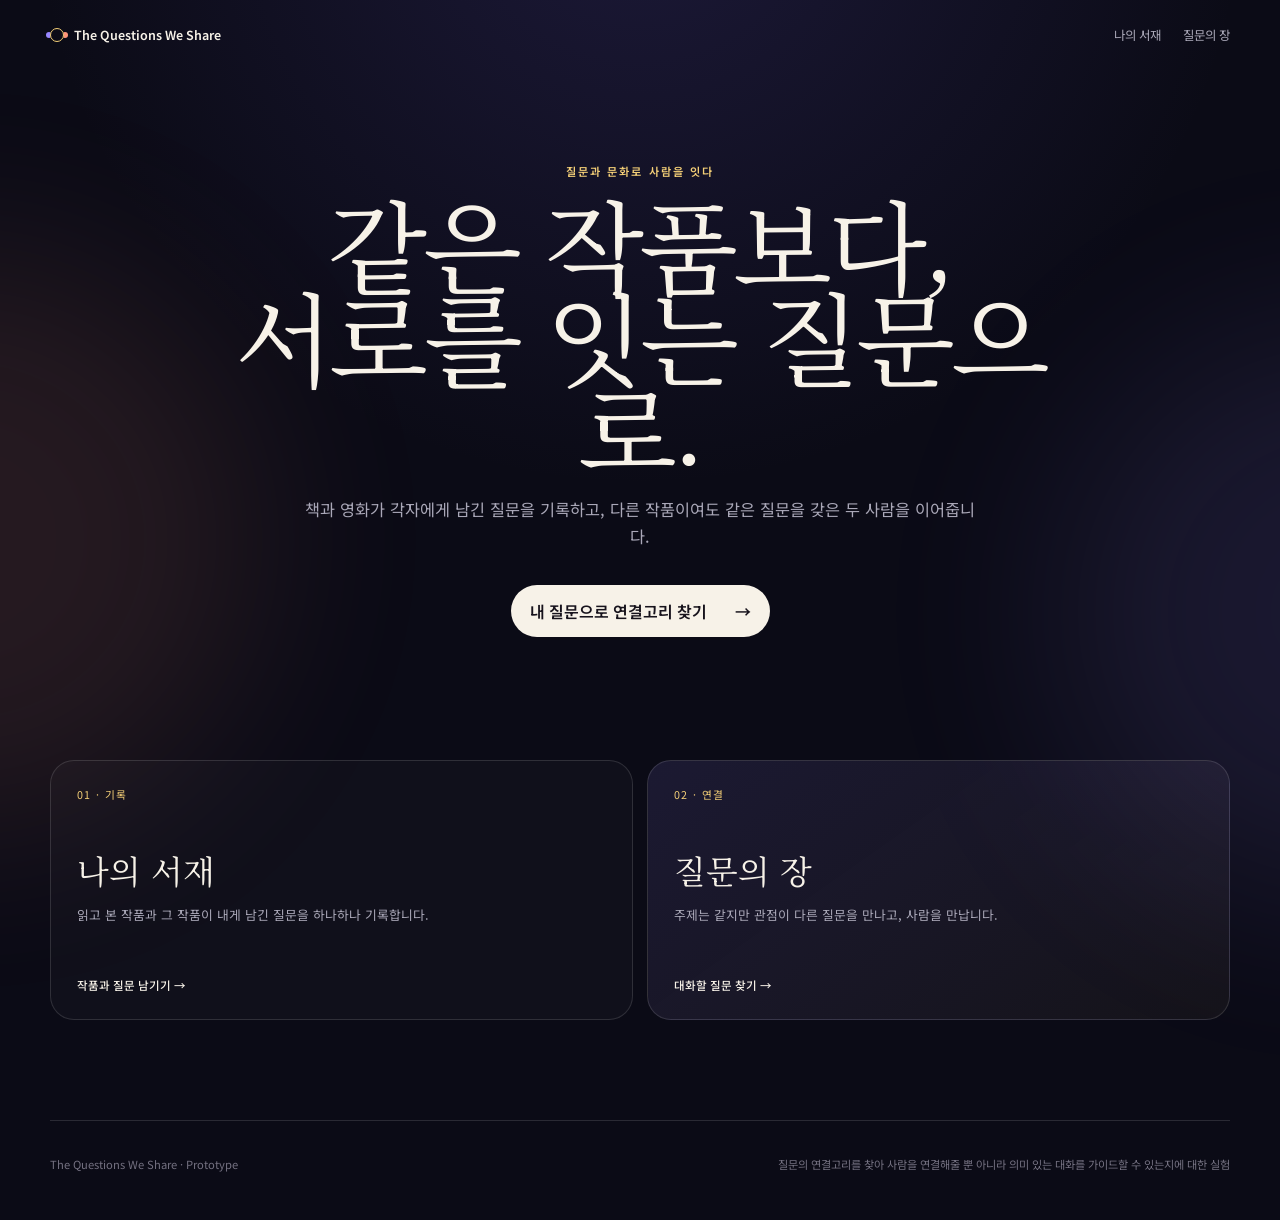
<file: index.html>
<!doctype html>
<html lang="ko">
<head>
  <meta charset="UTF-8" /><meta name="viewport" content="width=device-width, initial-scale=1.0" />
  <meta name="description" content="AI가 사람들 간의 유의미한 관계를 형성해줄 수 있는지 탐구하는 프로젝트. 책과 영화가 사용자에게 남긴 질문으로 서로를 연결해주는 웹사이트 ." />
  <title>The Questions We Share — 질문과 문화로 사람을 잇다</title>
  <link rel="preconnect" href="https://fonts.googleapis.com" /><link rel="preconnect" href="https://fonts.gstatic.com" crossorigin />
  <link href="https://fonts.googleapis.com/css2?family=DM+Sans:wght@400;500;600&family=Newsreader:opsz,wght@6..72,400;6..72,500&family=Noto+Sans+KR:wght@400;500;600&family=Noto+Serif+KR:wght@400;500&display=swap" rel="stylesheet" />
  <link rel="stylesheet" href="style.css" />
</head>
<body data-page="home">
  <div class="ambient ambient-one" aria-hidden="true"></div><div class="ambient ambient-two" aria-hidden="true"></div>
  <header class="site-header">
    <a class="brand" href="index.html"><span class="brand-mark" aria-hidden="true"></span><span>The Questions We Share</span></a>
    <nav aria-label="주요 메뉴"><a href="shelf.html">나의 서재</a><a href="constellation.html">질문의 장</a></nav>
  </header>
  <main>
    <section class="hero home-hero">
      <p class="eyebrow">질문과 문화로 사람을 잇다</p>
      <h1>같은 작품보다,<br />서로를 잇는 질문으로.</h1>
      <p class="hero-copy">책과 영화가 각자에게 남긴 질문을 기록하고, 다른 작품이여도 같은 질문을 갖은 두 사람을 이어줍니다.</p>
      <a class="primary-button" href="shelf.html">내 질문으로 연결고리 찾기 <span aria-hidden="true">→</span></a>
    </section>
    <section class="journey-grid" aria-label="프로토타입 흐름">
      <a class="journey-card" href="shelf.html"><span>01 · 기록</span><h2>나의 서재</h2><p>읽고 본 작품과 그 작품이 내게 남긴 질문을 하나하나 기록합니다.</p><b>작품과 질문 남기기 →</b></a>
      <a class="journey-card featured" href="constellation.html"><span>02 · 연결</span><h2>질문의 장</h2><p>주제는 같지만 관점이 다른 질문을 만나고, 사람을 만납니다.</p><b>대화할 질문 찾기 →</b></a>
    </section>
  </main>
  <footer><p>The Questions We Share · Prototype</p><p>질문의 연결고리를 찾아 사람을 연결해줄 뿐 아니라 의미 있는 대화를 가이드할 수 있는지에 대한 실험</p></footer>
  <script src="script.js"></script>
</body>
</html>
</file>
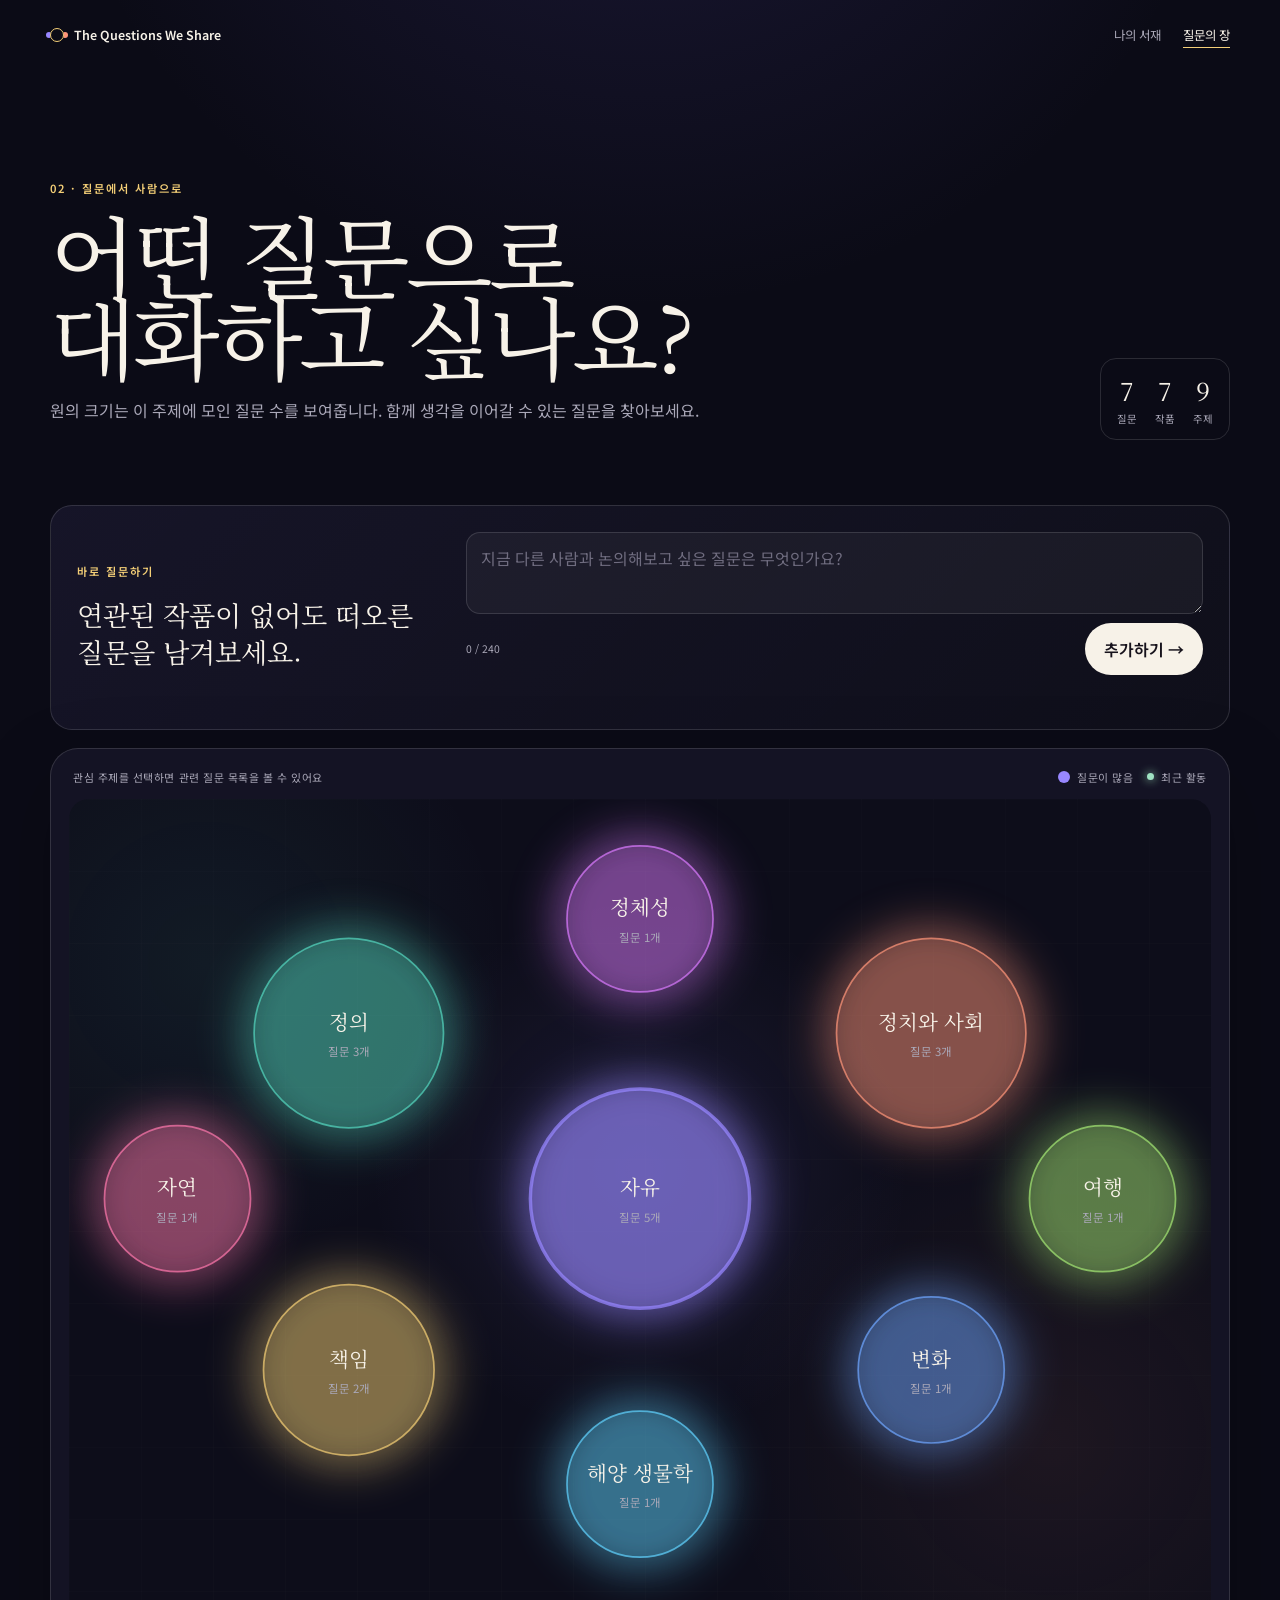
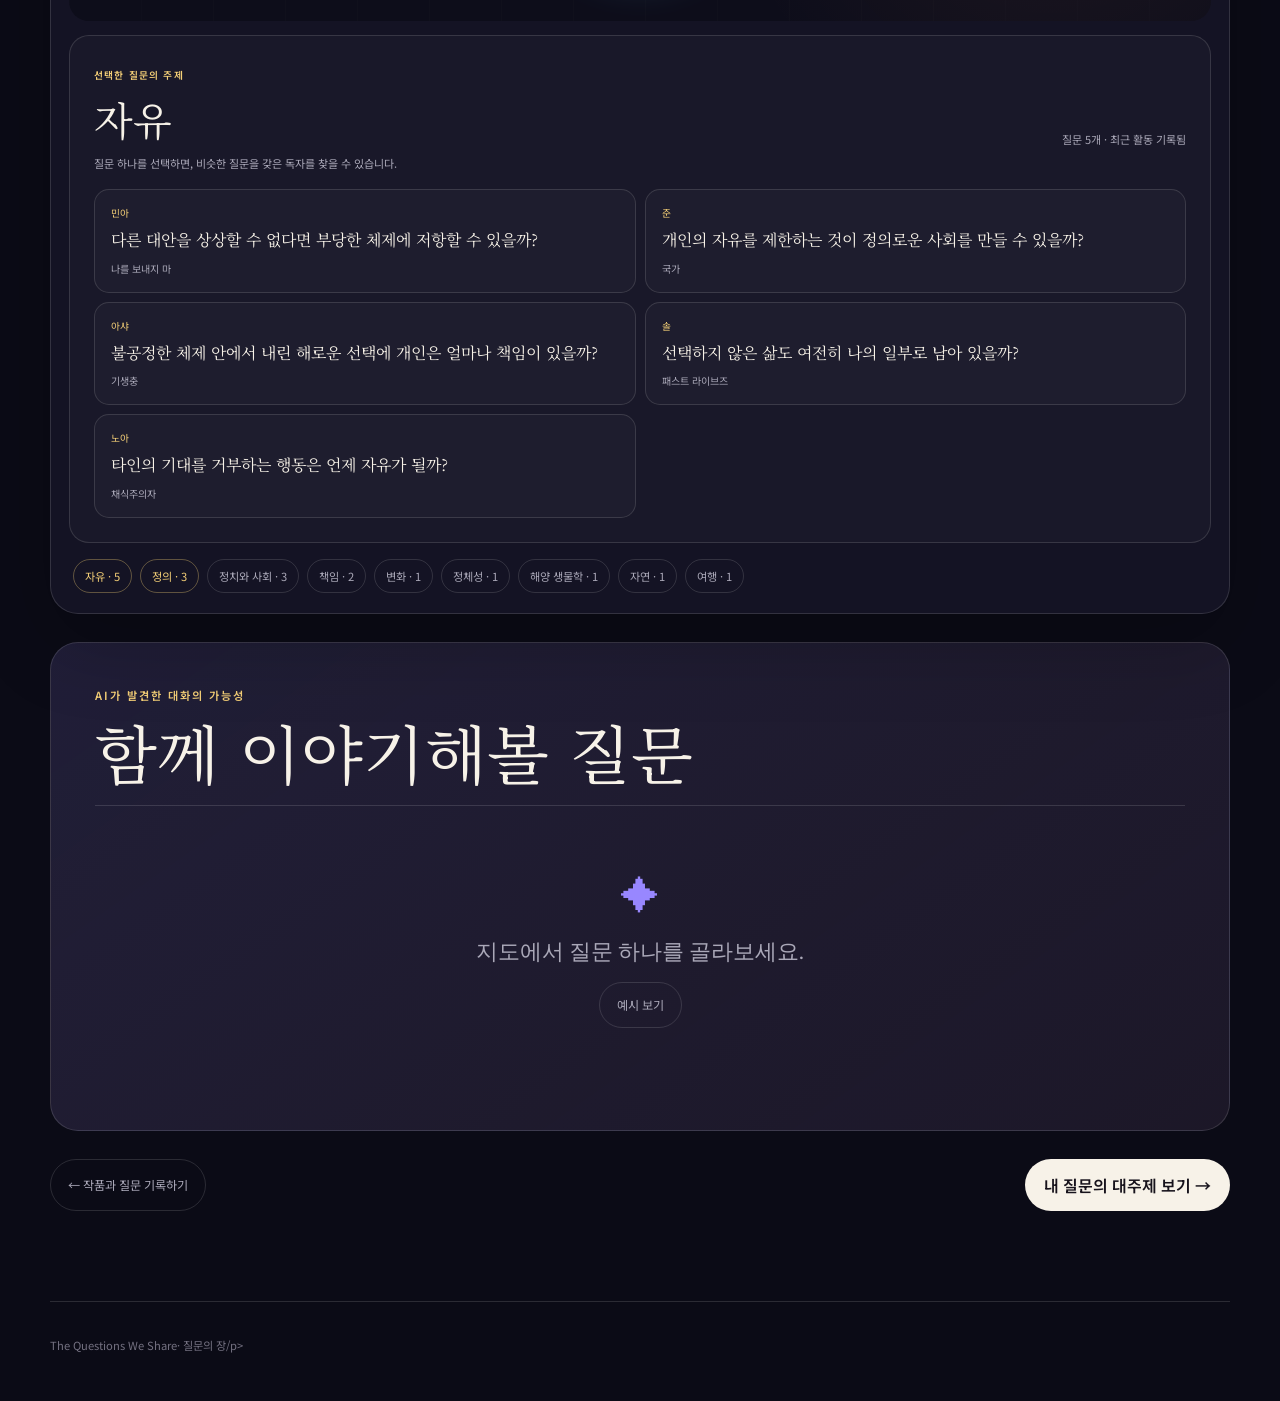
<file: constellation.html>
<!doctype html><html lang="ko"><head><meta charset="UTF-8" /><meta name="viewport" content="width=device-width, initial-scale=1.0" /><title>질문의 장 — The Questions We Share</title><link rel="preconnect" href="https://fonts.googleapis.com" /><link rel="preconnect" href="https://fonts.gstatic.com" crossorigin /><link href="https://fonts.googleapis.com/css2?family=DM+Sans:wght@400;500;600&family=Newsreader:opsz,wght@6..72,400;6..72,500&family=Noto+Sans+KR:wght@400;500;600&family=Noto+Serif+KR:wght@400;500&display=swap" rel="stylesheet" /><link rel="stylesheet" href="style.css" /></head>
<body data-page="constellation"><header class="site-header"><a class="brand" href="index.html"><span class="brand-mark"></span><span>The Questions We Share</span></a><nav><a href="shelf.html">나의 서재</a><a class="active" href="constellation.html">질문의 장</a></nav></header>
<main><section class="page-intro map-page-intro"><p class="eyebrow">02 · 질문에서 사람으로</p><h1>어떤 질문으로<br />대화하고 싶나요?</h1><p>원의 크기는 이 주제에 모인 질문 수를 보여줍니다. 함께 생각을 이어갈 수 있는 질문을 찾아보세요.</p><div class="map-stats"><span><strong id="question-total">0</strong> 질문</span><span><strong id="work-total">0</strong> 작품</span><span><strong id="theme-total">0</strong> 주제</span></div></section>

<section class="quick-question-card"><div><p class="eyebrow">바로 질문하기</p><h2>연관된 작품이 없어도 떠오른 질문을 남겨보세요.</h2></div><form id="quick-question-form" class="quick-question-form"><label class="sr-only" for="map-question-input">대화해보고 싶은 질문</label><textarea id="map-question-input" rows="2" maxlength="240" placeholder="지금 다른 사람과 논의해보고 싶은 질문은 무엇인가요?" required></textarea><div><span id="map-question-count">0 / 240</span><button class="primary-button" type="submit">추가하기 →</button></div><p id="map-question-message" class="form-message" aria-live="polite"></p></form></section>

<section class="constellation-panel full-map"><div class="panel-topline"><span>관심 주제를 선택하면 관련 질문 목록을 볼 수 있어요</span><span class="legend"><i class="large-category-dot"></i> 질문이 많음 <i class="glow-category-dot"></i> 최근 활동</span></div><div id="constellation" class="constellation interest-field"><svg id="constellation-svg" viewBox="0 0 1000 720" preserveAspectRatio="xMidYMid meet" aria-label="사람들의 질문이 주제별로 모인 인터랙티브 지도"></svg><div id="node-tooltip" class="node-tooltip" hidden></div></div><div id="category-detail" class="category-detail" hidden><div class="category-detail-heading"><div><span>선택한 질문의 주제</span><h2 id="selected-category-name"></h2></div><p id="selected-category-strength"></p></div><p class="category-instruction">질문 하나를 선택하면, 비슷한 질문을 갖은 독자를 찾을 수 있습니다.</p><div id="category-question-list" class="category-question-list"></div></div><div id="keyword-list" class="keyword-list"></div></section>

<section id="connection-lab" class="connection-lab" aria-live="polite">
  <div class="connection-heading"><div><p class="eyebrow">AI가 발견한 대화의 가능성</p><h2>함께 이야기해볼 질문</h2></div></div>
  <div id="connection-empty" class="connection-empty"><span>✦</span><p>지도에서 질문 하나를 골라보세요.</p><button id="try-sample-connection" class="secondary-page-button" type="button">예시 보기</button></div>
  <div id="connection-result" class="connection-result" hidden>
    <div class="question-pair">
      <article class="connection-question connection-question-you"><div class="profile-row"><div id="source-avatar" class="profile-avatar" aria-hidden="true"></div><div><strong id="source-person"></strong><p id="source-work"></p></div></div><blockquote id="source-question"></blockquote></article>
      <div class="thread-mark" aria-hidden="true"><span></span><b>이어질<br />질문</b><span></span></div>
      <article class="connection-question connection-question-other"><div class="profile-row"><div id="match-avatar" class="profile-avatar" aria-hidden="true"></div><div><strong id="match-person"></strong><p id="match-work"></p></div></div><blockquote id="match-question"></blockquote></article>
    </div>
    <div class="conversation-bridge"><span>AI가 제안하는 대화 상대</span><p id="connection-reason-copy"></p><div id="connection-themes" class="connection-themes"></div><div class="suggested-opening"><small>이렇게 시작해보세요</small><p id="opening-question"></p></div></div>
    <div class="start-chat-wrap"><button id="start-chat" class="primary-button" type="button">대화 시작하기 <span aria-hidden="true">→</span></button><p id="chat-message" class="form-message"></p></div>
  </div>
</section>
<div class="page-actions"><a class="secondary-page-button" href="shelf.html">← 작품과 질문 기록하기</a><a class="primary-button" href="shelf.html#my-question-themes">내 질문의 대주제 보기 →</a></div></main>
<footer><p>The Questions We Share· 질문의 장/p></footer><script src="script.js"></script></body></html>
</file>
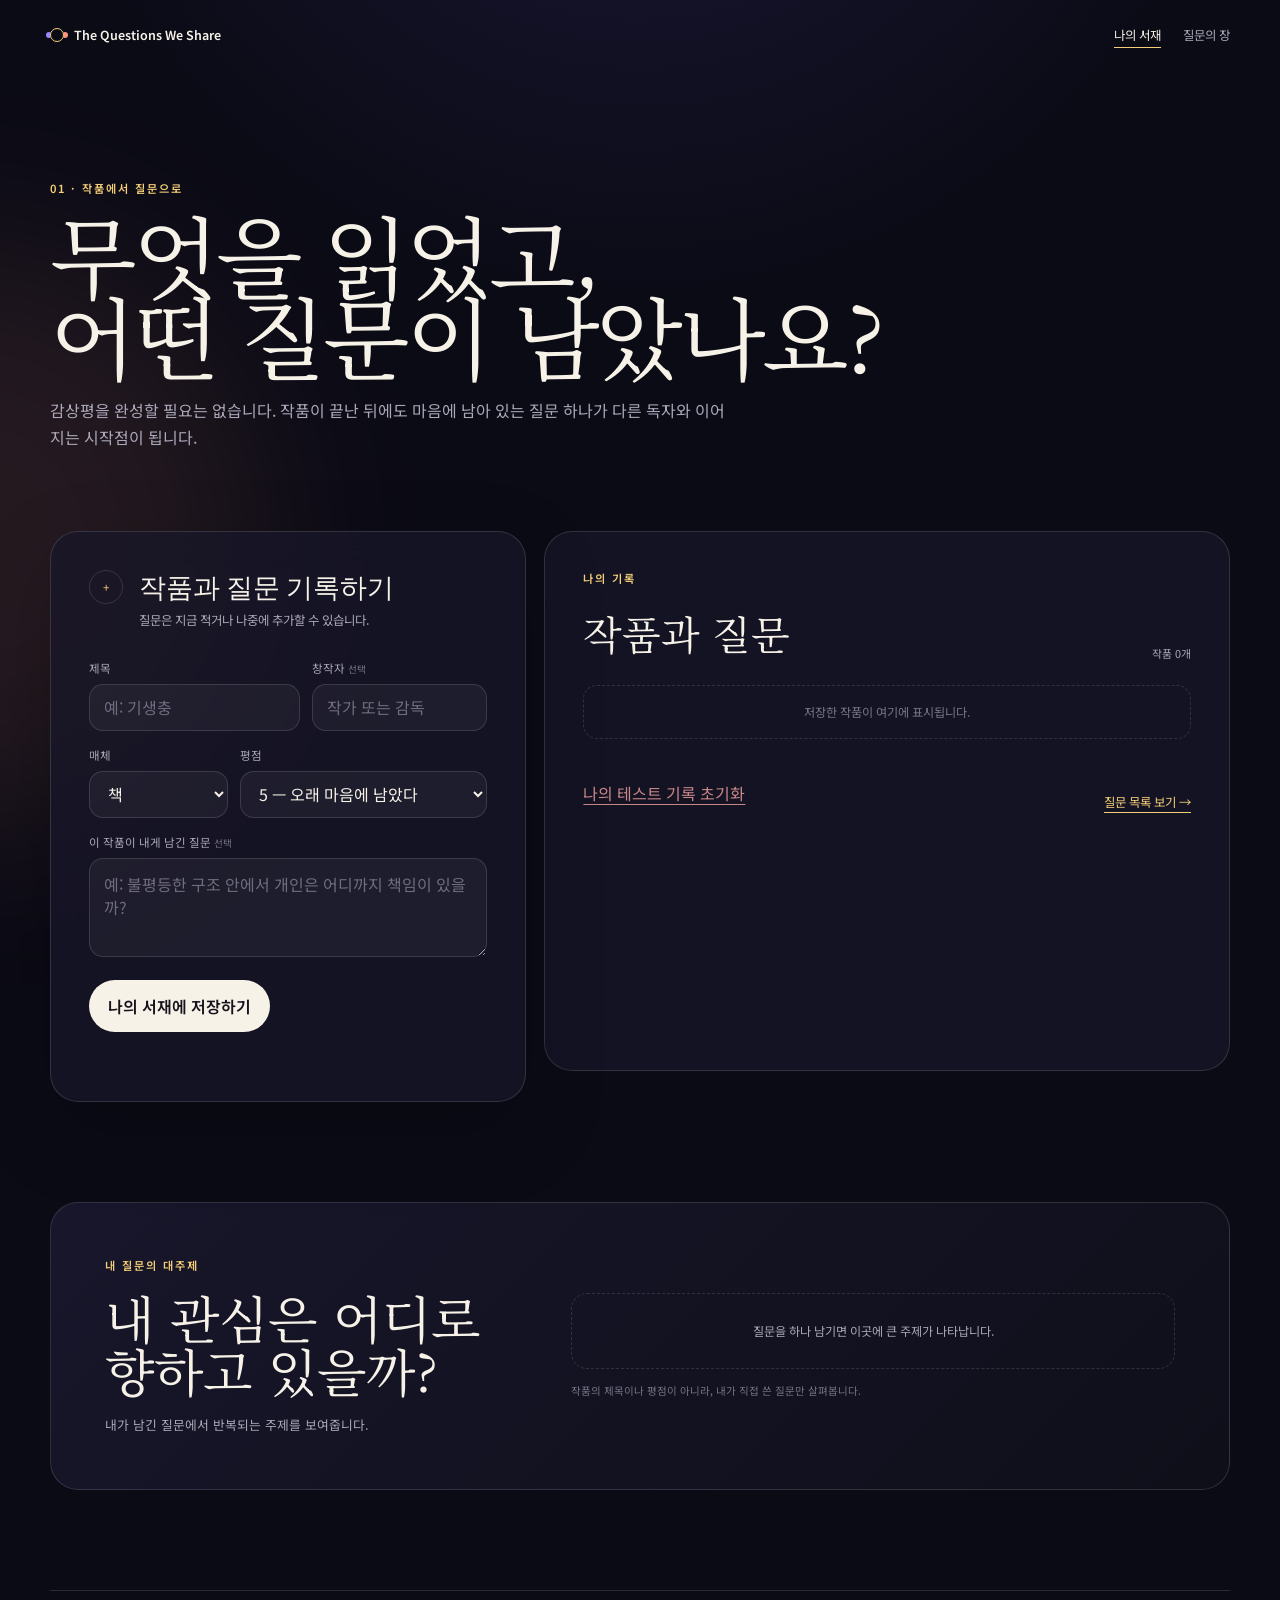
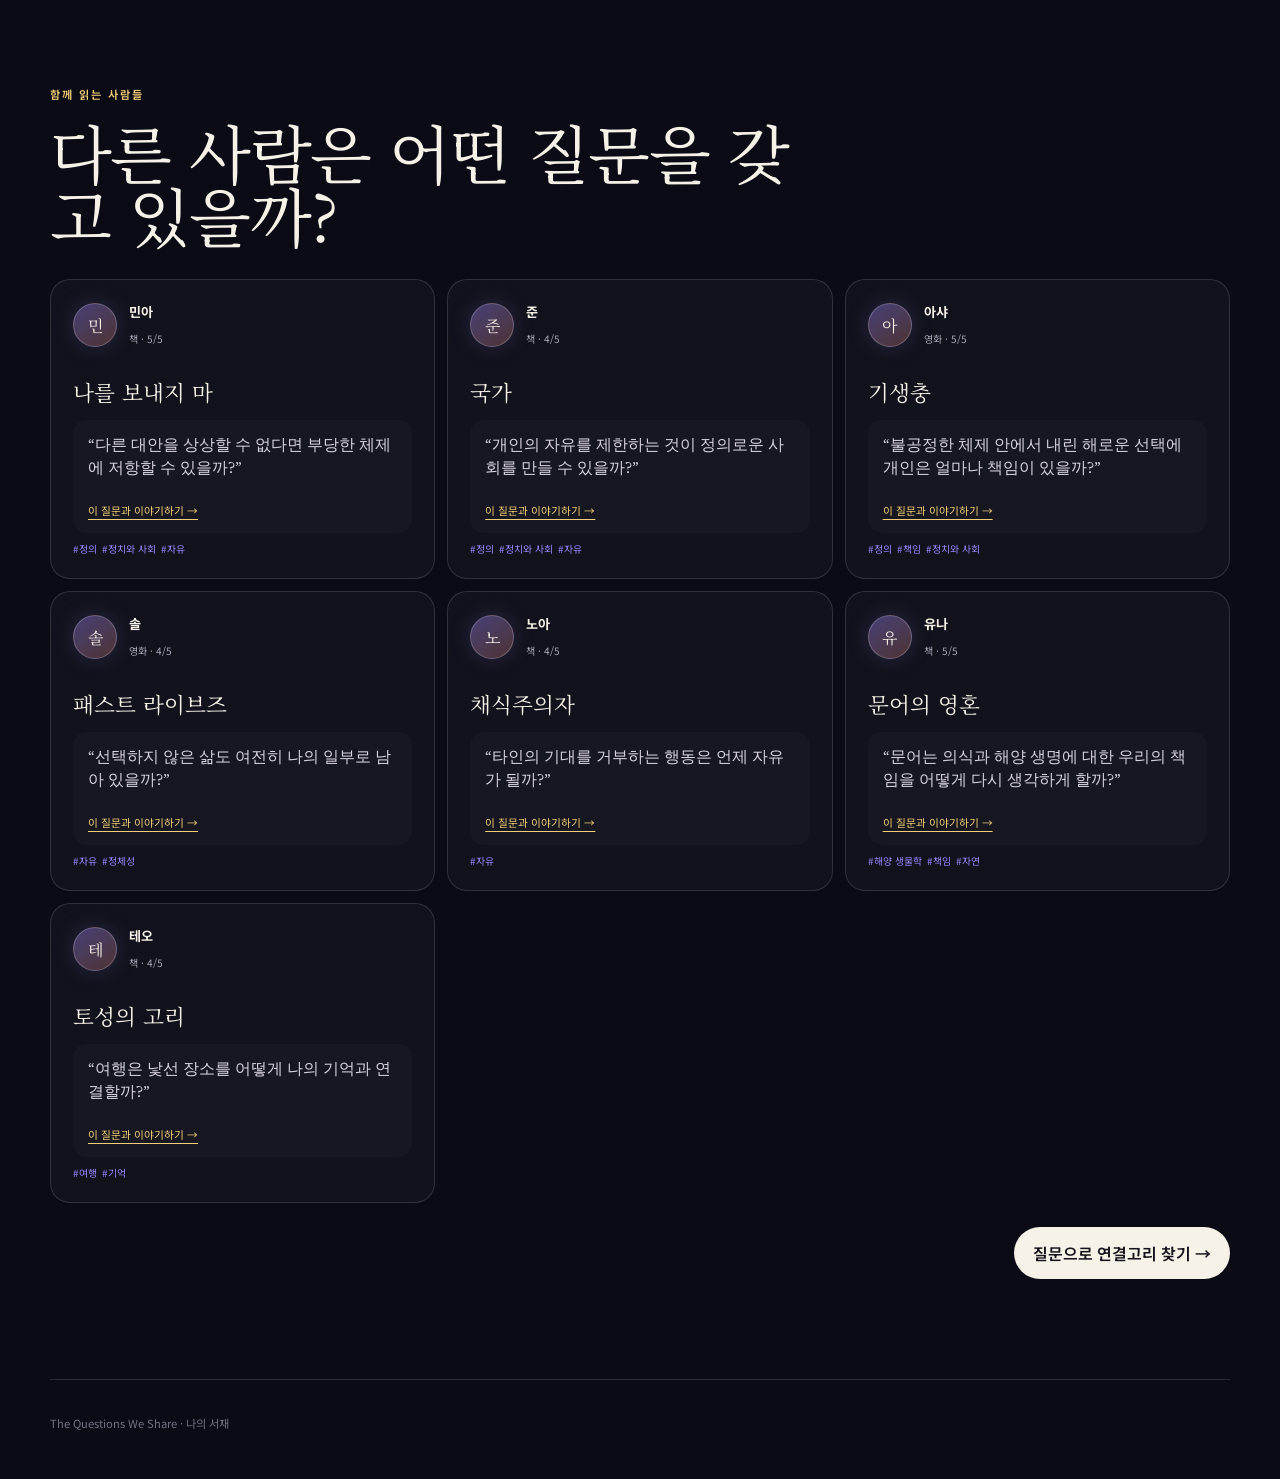
<file: shelf.html>
<!doctype html><html lang="ko"><head><meta charset="UTF-8" /><meta name="viewport" content="width=device-width, initial-scale=1.0" /><title>나의 서재 — The Questions We Share</title><link rel="preconnect" href="https://fonts.googleapis.com" /><link rel="preconnect" href="https://fonts.gstatic.com" crossorigin /><link href="https://fonts.googleapis.com/css2?family=DM+Sans:wght@400;500;600&family=Newsreader:opsz,wght@6..72,400;6..72,500&family=Noto+Sans+KR:wght@400;500;600&family=Noto+Serif+KR:wght@400;500&display=swap" rel="stylesheet" /><link rel="stylesheet" href="style.css" /></head>
<body data-page="shelf"><div class="ambient ambient-one" aria-hidden="true"></div><header class="site-header"><a class="brand" href="index.html"><span class="brand-mark"></span><span>The Questions We Share</span></a><nav><a class="active" href="shelf.html">나의 서재</a><a href="constellation.html">질문의 장</a></nav></header>
<main><section class="page-intro"><p class="eyebrow">01 · 작품에서 질문으로</p><h1>무엇을 읽었고,<br />어떤 질문이 남았나요?</h1><p>감상평을 완성할 필요는 없습니다. 작품이 끝난 뒤에도 마음에 남아 있는 질문 하나가 다른 독자와 이어지는 시작점이 됩니다.</p></section>
<section class="page-grid"><article class="form-card"><div class="card-heading"><span class="card-number">+</span><div><h3>작품과 질문 기록하기</h3><p>질문은 지금 적거나 나중에 추가할 수 있습니다.</p></div></div><form id="book-form" class="stacked-form"><div class="two-fields"><label><span>제목</span><input id="book-title" type="text" placeholder="예: 기생충" required /></label><label><span>창작자 <small>선택</small></span><input id="book-creator" type="text" placeholder="작가 또는 감독" /></label></div><div class="two-fields compact-fields"><label><span>매체</span><select id="book-type"><option value="book">책</option><option value="film">영화</option><option value="series">시리즈</option></select></label><label><span>평점</span><select id="book-rating"><option value="5">5 — 오래 마음에 남았다</option><option value="4">4 — 정말 좋았다</option><option value="3">3 — 평범했다</option><option value="2">2 — 나와는 잘 맞지 않았다</option><option value="1">1 — 매우 싫었다</option></select></label></div><label><span>이 작품이 내게 남긴 질문 <small>선택</small></span><textarea id="book-question" rows="3" maxlength="240" placeholder="예: 불평등한 구조 안에서 개인은 어디까지 책임이 있을까?"></textarea></label><button class="primary-button form-submit" type="submit">나의 서재에 저장하기</button><p id="book-form-message" class="form-message" aria-live="polite"></p></form></article>
<article class="content-card"><div class="content-card-heading"><div><p class="eyebrow">나의 기록</p><h2>작품과 질문</h2></div><span id="shelf-count">작품 0개</span></div><div id="personal-shelf" class="personal-shelf large-shelf"></div><div class="library-footer-actions"><button id="reset-data" class="text-button danger-text-button" type="button">나의 테스트 기록 초기화</button><a class="next-link" href="constellation.html">질문 목록 보기 →</a></div></article></section>
<section id="my-question-themes" class="shelf-theme-panel" aria-labelledby="shelf-theme-title"><div class="shelf-theme-copy"><p class="eyebrow">내 질문의 대주제</p><h2 id="shelf-theme-title">내 관심은 어디로 향하고 있을까?</h2><p>내가 남긴 질문에서 반복되는 주제를 보여줍니다.</p></div><div class="shelf-theme-result"><div id="shelf-theme-summary" class="shelf-theme-summary"></div><p id="shelf-theme-note" class="shelf-theme-note"></p></div></section>
<section id="community-library" class="community-library"><div class="section-heading"><div><p class="eyebrow">함께 읽는 사람들</p><h2>다른 사람은 어떤 질문을 갖고 있을까?</h2></div></div><div id="community-shelf" class="community-shelf"></div><div class="community-library-action"><a class="primary-button" href="constellation.html">질문으로 연결고리 찾기 →</a></div></section></main>
<footer><p>The Questions We Share · 나의 서재</p></footer><script src="script.js"></script></body></html>
</file>
<file: style.css>
:root {
  --ink: #f7f2e8;
  --muted: #aaa8b8;
  --night: #0b0b16;
  --panel: rgba(24, 23, 42, 0.76);
  --line: rgba(255, 255, 255, 0.13);
  --violet: #9887ff;
  --coral: #ff967a;
  --gold: #f4cf77;
  --mint: #9fe3c2;
  --radius: 28px;
}

* { box-sizing: border-box; }
html { scroll-behavior: smooth; }
body {
  min-height: 100vh;
  margin: 0;
  overflow-x: hidden;
  color: var(--ink);
  background: radial-gradient(circle at 50% -10%, rgba(85, 72, 170, 0.23), transparent 38rem), var(--night);
  font-family: "Noto Sans KR", "DM Sans", sans-serif;
}
button, input, select, textarea { font: inherit; }
button { color: inherit; }
a { color: inherit; }

.ambient { position: fixed; z-index: -1; width: 36rem; height: 36rem; border-radius: 50%; filter: blur(100px); opacity: .11; pointer-events: none; }
.ambient-one { top: 28%; left: -20rem; background: var(--coral); }
.ambient-two { right: -22rem; bottom: 0; background: var(--violet); }
.site-header, main, footer { width: min(1180px, calc(100% - 40px)); margin-inline: auto; }

.site-header { display: flex; align-items: center; justify-content: space-between; padding: 26px 0; color: var(--muted); font-size: .78rem; }
.site-header nav { display: flex; gap: 22px; }
.site-header nav a { text-decoration: none; }
.site-header nav a:hover { color: var(--ink); }
.site-header nav a.active { color: var(--ink); text-decoration: underline; text-decoration-color: var(--gold); text-underline-offset: 7px; }
.brand { display: flex; gap: 10px; align-items: center; color: var(--ink); text-decoration: none; font-weight: 600; }
.brand-mark { width: 14px; height: 14px; border: 1px solid var(--gold); border-radius: 50%; box-shadow: 8px 0 0 -4px var(--coral), -8px 0 0 -4px var(--violet); }

.hero { display: grid; min-height: 690px; align-content: center; justify-items: center; padding: 90px 0 120px; text-align: center; }
.eyebrow { margin: 0 0 18px; color: var(--gold); font-size: .7rem; font-weight: 600; letter-spacing: .18em; }
h1, h2, h3, p { margin-top: 0; }
h1, h2 { font-family: "Noto Serif KR", "Newsreader", serif; font-weight: 400; }
h1 { max-width: 900px; margin-bottom: 22px; font-size: clamp(3.4rem, 8vw, 7.4rem); line-height: .9; letter-spacing: -.045em; }
.hero-copy { max-width: 680px; margin-bottom: 34px; color: var(--muted); font-size: 1.02rem; line-height: 1.7; }
.hero-actions { display: flex; gap: 18px; align-items: center; }
.primary-button { display: inline-flex; gap: 28px; align-items: center; justify-content: space-between; padding: 14px 19px; border: 0; border-radius: 999px; color: #17131c; background: var(--ink); font-weight: 600; text-decoration: none; cursor: pointer; transition: transform 160ms ease, background 160ms ease; }
.primary-button:hover { transform: translateY(-2px); background: var(--gold); }
.secondary-link { color: var(--muted); text-underline-offset: 5px; }

.journey-grid { display: grid; grid-template-columns: repeat(2, minmax(0, 1fr)); gap: 14px; padding: 0 0 100px; }
.journey-card { display: flex; min-height: 260px; flex-direction: column; padding: 26px; border: 1px solid var(--line); border-radius: 24px; background: rgba(255,255,255,.025); text-decoration: none; transition: transform 180ms ease, border-color 180ms ease, background 180ms ease; }
.journey-card:hover { transform: translateY(-5px); border-color: rgba(152,135,255,.48); background: rgba(152,135,255,.055); }
.journey-card.featured { background: linear-gradient(145deg, rgba(152,135,255,.12), rgba(244,207,119,.045)); }
.journey-card > span { color: var(--gold); font-size: .67rem; letter-spacing: .13em; }
.journey-card h2 { margin: 44px 0 12px; font-size: 2.05rem; }
.journey-card p { flex: 1; color: var(--muted); font-size: .8rem; line-height: 1.55; }
.journey-card b { font-size: .72rem; font-weight: 500; }

.page-intro { padding: 110px 0 65px; }
.page-intro h1 { max-width: 920px; margin-bottom: 22px; font-size: clamp(3.1rem, 7vw, 6.6rem); }
.page-intro > p:not(.eyebrow) { max-width: 680px; color: var(--muted); line-height: 1.65; }
.page-grid { display: grid; grid-template-columns: minmax(340px,.82fr) minmax(0,1.18fr); gap: 18px; align-items: start; padding-bottom: 100px; }
.content-card { min-height: 540px; padding: clamp(24px,4vw,38px); border: 1px solid var(--line); border-radius: var(--radius); background: var(--panel); }
.content-card-heading { display: flex; align-items: flex-end; justify-content: space-between; gap: 20px; margin-bottom: 24px; }
.content-card-heading h2 { margin: 0; font-size: 2.5rem; }
.content-card-heading > span { color: var(--muted); font-size: .68rem; text-transform: uppercase; }
.large-shelf { gap: 11px; }
.large-shelf .shelf-item { padding: 15px; }
.next-link { display: inline-block; margin-top: 26px; color: var(--gold); font-size: .78rem; text-underline-offset: 5px; }
.my-question-list { display: grid; gap: 10px; }
.my-question-item { padding: 17px; border: 1px solid rgba(255,255,255,.09); border-radius: 16px; background: rgba(255,255,255,.025); }
.my-question-item blockquote { margin: 0 0 10px; font-size: 1.05rem; }
.my-question-item p { margin: 0; color: var(--muted); font-size: .68rem; }
.my-question-empty { padding: 38px 20px; border: 1px dashed var(--line); border-radius: 16px; color: var(--muted); font-size: .8rem; text-align: center; }

.shelf-theme-panel { display: grid; grid-template-columns: minmax(250px,.8fr) minmax(0,1.2fr); gap: clamp(28px,5vw,70px); align-items: center; margin-bottom: 100px; padding: clamp(28px,5vw,54px); border: 1px solid var(--line); border-radius: var(--radius); background: linear-gradient(135deg, rgba(152,135,255,.09), rgba(255,255,255,.02)); scroll-margin-top: 28px; }
.shelf-theme-copy h2 { max-width: 470px; margin-bottom: 18px; font-size: clamp(2.3rem,4vw,4rem); line-height: 1.02; }
.shelf-theme-copy > p:not(.eyebrow) { max-width: 470px; margin: 0; color: var(--muted); font-size: .8rem; line-height: 1.65; }
.shelf-theme-summary { display: grid; grid-template-columns: repeat(2,minmax(0,1fr)); gap: 10px; }
.shelf-theme-item { display: grid; gap: 13px; padding: 17px; border: 1px solid rgba(255,255,255,.1); border-radius: 16px; background: rgba(255,255,255,.025); }
.shelf-theme-item.primary { border-color: rgba(152,135,255,.42); background: rgba(152,135,255,.07); }
.shelf-theme-item > div:first-child { display: flex; justify-content: space-between; gap: 12px; align-items: center; }
.shelf-theme-item strong { font-family: "Noto Serif KR", "Newsreader", serif; font-size: 1rem; font-weight: 400; }
.shelf-theme-item span { color: var(--muted); font-size: .62rem; }
.shelf-theme-meter { overflow: hidden; height: 4px; border-radius: 999px; background: rgba(255,255,255,.07); }
.shelf-theme-meter span { display: block; height: 100%; border-radius: inherit; background: linear-gradient(90deg, var(--violet), var(--coral)); box-shadow: 0 0 12px rgba(152,135,255,.5); }
.shelf-theme-empty { grid-column: 1 / -1; margin: 0; padding: 28px; border: 1px dashed var(--line); border-radius: 16px; color: var(--muted); font-size: .76rem; text-align: center; }
.shelf-theme-note { margin: 14px 0 0; color: #777585; font-size: .66rem; line-height: 1.5; }

.map-page-intro { position: relative; }
.map-page-intro .map-stats { position: absolute; right: 0; bottom: 65px; }
.full-map { margin-bottom: 28px; }
.full-map .constellation { min-height: 680px; }
.full-map #constellation-svg { min-height: 680px; }
.page-actions { display: flex; justify-content: space-between; gap: 12px; padding: 0 0 90px; }
.secondary-page-button { display: inline-flex; align-items: center; justify-content: center; padding: 13px 17px; border: 1px solid var(--line); border-radius: 999px; color: var(--muted); background: transparent; font-size: .76rem; text-decoration: none; }
.secondary-page-button:hover { color: var(--ink); border-color: rgba(152,135,255,.52); }

.portrait-intro { text-align: center; }
.portrait-intro h1, .portrait-intro > p { margin-inline: auto; }
.portrait-layout { display: grid; grid-template-columns: minmax(0,1.4fr) minmax(290px,.6fr); gap: 18px; padding-bottom: 28px; }
.portrait-card, .portrait-source { border: 1px solid var(--line); border-radius: var(--radius); background: var(--panel); }
.portrait-card { position: relative; overflow: hidden; min-height: 620px; padding: clamp(34px,6vw,72px); }
.portrait-card::before { position: absolute; top: -220px; right: -170px; width: 480px; height: 480px; border: 1px solid rgba(152,135,255,.16); border-radius: 50%; box-shadow: inset 0 0 100px rgba(152,135,255,.06); content: ""; }
.portrait-kicker { color: var(--gold); font-size: .67rem; font-weight: 600; letter-spacing: .16em; }
.portrait-symbol { margin: 80px 0 24px; color: var(--violet); font-size: 3.2rem; }
.portrait-card h2 { position: relative; max-width: 800px; margin-bottom: 24px; font-size: clamp(3rem,7vw,6.2rem); line-height: .92; }
.portrait-narrative { position: relative; max-width: 780px; color: #d8d4df; font-family: "Noto Serif KR", "Newsreader", serif; font-size: clamp(1.2rem,2.2vw,1.7rem); line-height: 1.75; }
.portrait-themes { display: flex; flex-wrap: wrap; gap: 8px; margin-top: 32px; }
.portrait-themes span { padding: 8px 11px; border: 1px solid rgba(244,207,119,.24); border-radius: 999px; color: var(--gold); font-size: .69rem; }
.portrait-note { position: relative; margin-top: 32px; color: #777585; font-size: .67rem; }
.portrait-source { padding: 30px; }
.portrait-source .secondary-page-button { display: flex; margin-top: 10px; }
.source-group { padding: 17px 0; border-top: 1px solid var(--line); }
.source-group:first-child { border-top: 0; }
.source-group span { display: block; margin-bottom: 8px; color: var(--muted); font-size: .64rem; text-transform: uppercase; }
.source-group strong { display: block; margin-bottom: 4px; font-family: "Newsreader", serif; font-size: 1.2rem; font-weight: 400; }
.source-group p { margin: 0; color: var(--muted); font-size: .7rem; line-height: 1.45; }

.portrait-dashboard { display: grid; gap: 18px; padding-bottom: 28px; }
.portrait-summary { min-height: auto; padding: clamp(34px, 6vw, 62px); }
.portrait-summary .portrait-symbol { margin: 50px 0 22px; }
.portrait-insight-grid { display: grid; grid-template-columns: repeat(3, minmax(0, 1fr)); gap: 14px; }
.insight-card, .portrait-evidence { border: 1px solid var(--line); border-radius: 22px; background: var(--panel); }
.insight-card { min-height: 330px; padding: 25px; }
.insight-card h3, .portrait-evidence h3 { margin: 0 0 28px; font-family: "Noto Serif KR", "Newsreader", serif; font-size: 1.4rem; font-weight: 400; line-height: 1.4; }
.portrait-ranked-list { display: grid; gap: 17px; }
.ranked-insight { display: grid; gap: 7px; }
.ranked-insight-heading { display: flex; justify-content: space-between; gap: 12px; align-items: center; }
.ranked-insight-heading strong { font-size: .76rem; font-weight: 500; }
.ranked-insight-heading span { color: var(--muted); font-size: .6rem; }
.insight-track { overflow: hidden; height: 5px; border-radius: 999px; background: rgba(255,255,255,.07); }
.insight-track span { display: block; height: 100%; border-radius: inherit; background: linear-gradient(90deg, var(--violet), var(--coral)); box-shadow: 0 0 12px rgba(152,135,255,.5); }
.question-patterns { display: grid; gap: 10px; }
.question-pattern { padding: 14px; border: 1px solid rgba(255,255,255,.09); border-radius: 14px; background: rgba(255,255,255,.025); }
.question-pattern span { display: block; margin-bottom: 7px; color: var(--gold); font-size: .6rem; }
.question-pattern p { margin: 0; color: #d8d4df; font-family: "Noto Serif KR", "Newsreader", serif; font-size: .88rem; line-height: 1.55; }
.insight-empty { margin: 0; padding: 18px; border: 1px dashed var(--line); border-radius: 14px; color: var(--muted); font-size: .72rem; line-height: 1.55; }
.portrait-evidence { display: grid; grid-template-columns: minmax(220px,.45fr) minmax(0,1.55fr); gap: 30px; padding: 28px; }
.portrait-evidence h3 { margin-bottom: 0; }
.portrait-source-grid { display: grid; grid-template-columns: repeat(3, minmax(0, 1fr)); gap: 10px; }
.portrait-source-grid .source-group { padding: 15px; border: 1px solid var(--line); border-radius: 14px; }

.community-library { padding: 95px 0 100px; border-top: 1px solid var(--line); scroll-margin-top: 24px; }
.community-shelf { display: grid; grid-template-columns: repeat(3, minmax(0, 1fr)); gap: 12px; }
.community-work-card { display: flex; min-height: 300px; flex-direction: column; padding: 22px; border: 1px solid var(--line); border-radius: 20px; background: rgba(255,255,255,.03); }
.community-profile { display: flex; gap: 12px; align-items: center; }
.community-profile .profile-avatar { width: 44px; height: 44px; flex-basis: 44px; font-size: 1rem; }
.community-profile strong { display: block; margin-bottom: 3px; font-size: .82rem; }
.community-profile span { color: var(--muted); font-size: .63rem; }
.community-work-card h3 { margin: 28px 0 13px; font-family: "Noto Serif KR", "Newsreader", serif; font-size: 1.35rem; font-weight: 400; }
.community-work-card blockquote { flex: 1; margin-bottom: 18px; font-size: 1rem; }
.community-question-link { display: flex; flex: 1; flex-direction: column; padding: 14px; border: 1px solid transparent; border-radius: 14px; color: inherit; background: rgba(255,255,255,.018); text-decoration: none; transition: border-color 160ms ease, background 160ms ease, transform 160ms ease; }
.community-question-link:hover, .community-question-link:focus { transform: translateY(-2px); border-color: rgba(152,135,255,.42); background: rgba(152,135,255,.065); outline: none; }
.community-question-link blockquote { flex: 1; margin: 0 0 16px; }
.community-question-link > span { color: var(--gold); font-size: .67rem; text-decoration: underline; text-underline-offset: 4px; }
.community-library-action { display: flex; justify-content: flex-end; margin-top: 24px; }

.archive-intro { position: relative; }
.archive-intro .danger-text-button { position: absolute; right: 0; bottom: 65px; }

.section-block { padding: 90px 0; border-top: 1px solid var(--line); scroll-margin-top: 20px; }
.section-heading { display: flex; align-items: end; justify-content: space-between; gap: 30px; margin-bottom: 34px; }
.section-heading h2 { max-width: 780px; margin-bottom: 0; font-size: clamp(2.4rem, 5vw, 4.6rem); line-height: .98; letter-spacing: -.025em; }
.section-note { max-width: 250px; margin: 0; color: var(--muted); font-size: .78rem; line-height: 1.5; }

.contribution-grid { display: grid; grid-template-columns: repeat(2, minmax(0, 1fr)); gap: 18px; align-items: start; }
.form-card, .constellation-panel { border: 1px solid var(--line); border-radius: var(--radius); background: var(--panel); box-shadow: 0 28px 80px rgba(0,0,0,.22); backdrop-filter: blur(18px); }
.form-card { padding: clamp(24px, 4vw, 38px); }
.card-heading { display: flex; gap: 16px; margin-bottom: 30px; }
.card-heading h3 { margin-bottom: 5px; font-family: "Newsreader", serif; font-size: 1.7rem; font-weight: 400; }
.card-heading p { margin: 0; color: var(--muted); font-size: .78rem; line-height: 1.5; }
.card-number { display: grid; flex: 0 0 34px; height: 34px; place-items: center; border: 1px solid var(--line); border-radius: 50%; color: var(--gold); font-size: .72rem; }
.stacked-form { display: grid; gap: 16px; }
.two-fields { display: grid; grid-template-columns: 1.2fr 1fr; gap: 12px; }
.compact-fields { grid-template-columns: .72fr 1.28fr; }
label > span { display: block; margin-bottom: 8px; color: var(--muted); font-size: .72rem; }
label small { color: #747181; }
input, select, textarea { width: 100%; border: 1px solid var(--line); border-radius: 14px; outline: none; color: var(--ink); background: rgba(255,255,255,.045); transition: border-color 160ms ease, background 160ms ease, box-shadow 160ms ease; }
input, select { min-height: 47px; padding: 0 14px; }
select { color-scheme: dark; }
textarea { resize: vertical; padding: 14px; line-height: 1.45; }
input:focus, select:focus, textarea:focus { border-color: rgba(152,135,255,.72); background: rgba(255,255,255,.065); box-shadow: 0 0 0 4px rgba(152,135,255,.09); }
input::placeholder, textarea::placeholder { color: #6f6c7f; }
.form-submit { justify-self: start; margin-top: 2px; }
.form-message { min-height: 19px; margin: -4px 0 0; color: var(--mint); font-size: .75rem; }
.prompt-row { display: flex; justify-content: space-between; align-items: center; margin-top: -10px; color: #747181; font-size: .7rem; }
.text-button, .danger-text-button { padding: 6px 0; border: 0; background: transparent; color: var(--muted); cursor: pointer; text-decoration: underline; text-underline-offset: 4px; }
.text-button:hover { color: var(--ink); }
.danger-text-button { color: #c88787; }

.shelf-heading { display: flex; justify-content: space-between; margin: 28px 0 12px; padding-top: 22px; border-top: 1px solid var(--line); color: var(--muted); font-size: .68rem; letter-spacing: .07em; text-transform: uppercase; }
.personal-shelf { display: grid; gap: 9px; }
.shelf-empty { padding: 17px; border: 1px dashed var(--line); border-radius: 14px; color: #777585; font-size: .76rem; text-align: center; }
.shelf-item { display: grid; grid-template-columns: 36px 1fr auto; gap: 12px; align-items: center; padding: 11px 13px; border: 1px solid rgba(255,255,255,.08); border-radius: 14px; background: rgba(255,255,255,.025); }
.shelf-icon { display: grid; width: 34px; height: 34px; place-items: center; border-radius: 10px; background: rgba(152,135,255,.12); color: var(--violet); font-size: .85rem; }
.shelf-copy strong { display: block; margin-bottom: 3px; font-size: .82rem; }
.shelf-copy span { color: var(--muted); font-size: .68rem; }
.shelf-actions { display: flex; gap: 7px; align-items: center; }
.library-footer-actions { display: flex; justify-content: space-between; gap: 16px; align-items: flex-end; margin-top: 24px; }
.library-footer-actions .next-link { margin-top: 0; }
.shelf-rating { color: var(--gold); font-size: .67rem; }
.shelf-question-button { padding: 6px 8px; border: 1px solid var(--line); border-radius: 999px; background: transparent; color: var(--muted); font-size: .63rem; cursor: pointer; }
.shelf-question-button:hover { color: var(--ink); border-color: rgba(152,135,255,.55); }
.shelf-question-area, .shelf-question-editor { grid-column: 1 / -1; margin-top: 4px; padding-top: 13px; border-top: 1px solid rgba(255,255,255,.07); }
.shelf-question-area[hidden], .shelf-question-editor[hidden] { display: none; }
.shelf-question-preview { margin: 0 0 11px; color: #d8d4df; font-family: "Noto Serif KR", "Newsreader", serif; font-size: .91rem; line-height: 1.55; }
.shelf-question-placeholder { margin: 0; color: #747181; font-size: .7rem; }
.shelf-find-link { color: var(--gold); font-size: .66rem; text-underline-offset: 4px; }
.shelf-question-editor { display: grid; gap: 9px; }
.shelf-book-editor { gap: 13px; }
.shelf-edit-fields { display: grid; grid-template-columns: 1.2fr 1fr .65fr .65fr; gap: 9px; }
.shelf-edit-fields input, .shelf-edit-fields select { min-height: 42px; }
.shelf-edit-fields label > span, .shelf-edit-question > span { margin-bottom: 6px; font-size: .64rem; }
.shelf-edit-question textarea { min-height: 82px; }
.shelf-editor-actions { display: flex; justify-content: flex-end; gap: 12px; align-items: center; }
.primary-small { border-color: rgba(244,207,119,.35); color: var(--gold); }
.explanation-box { margin-top: 26px; padding: 18px; border: 1px solid rgba(244,207,119,.16); border-radius: 16px; background: rgba(244,207,119,.045); }
.explanation-box span { display: block; margin-bottom: 7px; color: var(--gold); font-size: .68rem; font-weight: 600; text-transform: uppercase; }
.explanation-box p { margin: 0; color: var(--muted); font-size: .76rem; line-height: 1.5; }

.map-heading { align-items: flex-end; }
.quick-question-card { display: grid; grid-template-columns: minmax(240px,.65fr) minmax(0,1.35fr); gap: 34px; align-items: center; margin-bottom: 18px; padding: 26px; border: 1px solid var(--line); border-radius: 22px; background: linear-gradient(135deg, rgba(152,135,255,.08), rgba(255,255,255,.02)); }
.quick-question-card h2 { max-width: 430px; margin: 0; font-size: 1.7rem; line-height: 1.35; }
.quick-question-form { display: grid; gap: 9px; }
.quick-question-form textarea { min-height: 82px; resize: vertical; }
.quick-question-form > div { display: flex; justify-content: space-between; gap: 16px; align-items: center; }
.quick-question-form > div > span { color: var(--muted); font-size: .65rem; }
.quick-question-form .form-message { margin: 0; }
.sr-only { position: absolute; width: 1px; height: 1px; overflow: hidden; padding: 0; margin: -1px; border: 0; clip: rect(0,0,0,0); white-space: nowrap; }
.map-stats { display: flex; gap: 18px; padding: 13px 16px; border: 1px solid var(--line); border-radius: 16px; }
.map-stats span { color: var(--muted); font-size: .65rem; text-align: center; text-transform: uppercase; }
.map-stats strong { display: block; margin-bottom: 3px; color: var(--ink); font-family: "Noto Serif KR", "Newsreader", serif; font-size: 1.55rem; font-weight: 400; }
.experience-grid { display: grid; grid-template-columns: minmax(0, 1.55fr) minmax(320px, .72fr); gap: 18px; align-items: start; }
.constellation-panel { padding: 18px; }
.panel-topline { display: flex; justify-content: space-between; padding: 2px 4px 14px; color: var(--muted); font-size: .68rem; letter-spacing: .05em; text-transform: uppercase; }
.legend { display: flex; gap: 7px; align-items: center; }
.legend i { display: inline-block; width: 7px; height: 7px; border-radius: 50%; }
.theme-dot { background: var(--gold); }
.question-dot { margin-left: 7px; background: var(--coral); }
.large-category-dot { width: 12px !important; height: 12px !important; background: var(--violet); }
.glow-category-dot { margin-left: 7px; background: var(--mint); box-shadow: 0 0 10px var(--mint); }
.constellation { position: relative; overflow: hidden; min-height: 590px; border-radius: 20px; background: radial-gradient(circle at 50% 45%, rgba(152,135,255,.1), transparent 37%), radial-gradient(circle at 12% 20%, rgba(85,214,190,.07), transparent 25%), radial-gradient(circle at 86% 78%, rgba(255,150,122,.07), transparent 28%), #0d0d1a; }
.constellation::after { position: absolute; inset: 0; opacity: .12; background-image: linear-gradient(rgba(255,255,255,.1) 1px, transparent 1px), linear-gradient(90deg, rgba(255,255,255,.1) 1px, transparent 1px); background-size: 72px 72px; content: ""; pointer-events: none; }
#constellation-svg { position: relative; z-index: 1; display: block; width: 100%; min-height: 590px; }
.theme-line { stroke: rgba(244,207,119,.27); stroke-width: 1.15; stroke-dasharray: 7 9; animation: draw-line 1s ease both; }
.question-line { stroke: rgba(152,135,255,.28); stroke-width: 1; animation: draw-line 1s ease both; }
.theme-node { fill: var(--gold); filter: drop-shadow(0 0 11px rgba(244,207,119,.44)); }
.question-node { fill: var(--coral); filter: drop-shadow(0 0 9px rgba(255,150,122,.44)); cursor: pointer; }
.question-node:hover { stroke: white; stroke-width: 2; }
.question-node.selected { stroke: var(--ink); stroke-width: 3; filter: drop-shadow(0 0 15px rgba(255,150,122,.9)); }
.center-node { fill: var(--violet); filter: drop-shadow(0 0 18px rgba(152,135,255,.7)); }
.node-label { fill: var(--ink); font-family: "DM Sans", sans-serif; font-size: 15px; font-weight: 500; pointer-events: none; }
.question-label { fill: var(--muted); font-size: 11px; font-weight: 400; }
.center-label { fill: var(--violet); font-size: 10px; font-weight: 600; letter-spacing: .12em; }
.category-group { cursor: pointer; outline: none; transform-box: fill-box; transform-origin: center; transition: transform 180ms ease; }
.category-group:hover, .category-group:focus { transform: scale(1.045); }
.category-halo { fill: var(--category-color); filter: blur(18px); animation: category-pulse 3.8s ease-in-out infinite alternate; pointer-events: none; }
.category-node { fill: var(--category-color); fill-opacity: .18; stroke: var(--category-color); stroke-opacity: .72; stroke-width: 1.5; filter: drop-shadow(0 0 14px var(--category-color)); transition: fill-opacity 180ms ease, stroke-width 180ms ease; }
.category-group:hover .category-node, .category-group:focus .category-node, .category-group.selected .category-node { fill-opacity: .31; stroke-width: 3; }
.category-label { fill: var(--ink); font-family: "Noto Serif KR", "Newsreader", serif; font-size: 18px; pointer-events: none; }
.category-count { fill: var(--muted); font-family: "Noto Sans KR", "DM Sans", sans-serif; font-size: 10px; pointer-events: none; }
.node-tooltip { position: absolute; z-index: 4; width: min(280px, calc(100% - 24px)); padding: 14px; border: 1px solid var(--line); border-radius: 14px; color: var(--ink); background: rgba(19,18,34,.96); box-shadow: 0 16px 50px rgba(0,0,0,.35); font-size: .74rem; line-height: 1.45; pointer-events: none; }
.node-tooltip strong { display: block; margin-bottom: 5px; color: var(--gold); }
.node-tooltip span { display: block; margin-top: 7px; color: var(--muted); font-size: .64rem; }
.keyword-list { display: flex; flex-wrap: wrap; gap: 8px; padding: 16px 4px 2px; }
.keyword-chip { padding: 8px 11px; border: 1px solid var(--line); border-radius: 999px; color: var(--muted); font-size: .7rem; }
.keyword-chip.primary { border-color: rgba(244,207,119,.34); color: var(--gold); }

.category-detail { margin-top: 14px; padding: 24px; border: 1px solid var(--line); border-radius: 20px; background: rgba(255,255,255,.025); }
.category-detail[hidden] { display: none; }
.category-detail-heading { display: flex; align-items: end; justify-content: space-between; gap: 20px; }
.category-detail-heading span { color: var(--gold); font-size: .61rem; font-weight: 600; letter-spacing: .12em; }
.category-detail-heading h2 { margin: 6px 0 0; font-size: 2.5rem; text-transform: capitalize; }
.category-detail-heading p, .category-instruction { margin: 0; color: var(--muted); font-size: .69rem; }
.category-instruction { margin-top: 8px; }
.category-question-list { display: grid; grid-template-columns: repeat(2, minmax(0, 1fr)); gap: 9px; margin-top: 18px; }
.category-question-card { display: grid; gap: 8px; padding: 16px; border: 1px solid var(--line); border-radius: 15px; color: var(--ink); background: rgba(255,255,255,.025); text-align: left; cursor: pointer; transition: border-color 160ms ease, background 160ms ease, transform 160ms ease; }
.category-question-card:hover { transform: translateY(-2px); border-color: rgba(152,135,255,.55); background: rgba(152,135,255,.06); }
.category-question-card.selected { border-color: var(--violet); background: rgba(152,135,255,.1); }
.category-question-card span { color: var(--gold); font-size: .61rem; text-transform: uppercase; }
.category-question-card strong { font-family: "Noto Serif KR", "Newsreader", serif; font-size: 1rem; font-weight: 400; line-height: 1.55; }
.category-question-card small { color: var(--muted); font-size: .63rem; }

.connection-lab { margin: 18px 0 28px; padding: clamp(24px, 4vw, 44px); border: 1px solid var(--line); border-radius: var(--radius); background: linear-gradient(145deg, rgba(152,135,255,.095), rgba(255,150,122,.035)), var(--panel); scroll-margin-top: 24px; }
.connection-heading { padding-bottom: 24px; border-bottom: 1px solid var(--line); }
.connection-heading h2 { margin: 0; font-size: clamp(2.7rem, 5vw, 4.8rem); line-height: .94; }
.connection-empty { display: grid; min-height: 280px; place-items: center; align-content: center; gap: 16px; text-align: center; }
.connection-empty > span { color: var(--violet); font-size: 2.4rem; }
.connection-empty p { margin: 0; color: var(--muted); font-family: "Newsreader", serif; font-size: 1.35rem; }
.connection-empty .secondary-page-button { cursor: pointer; }
.connection-result { padding-top: 34px; }
.connection-result[hidden], .connection-empty[hidden] { display: none; }
.question-pair { display: grid; grid-template-columns: minmax(0, 1fr) 110px minmax(0, 1fr); gap: 16px; align-items: stretch; }
.connection-question { min-height: 250px; padding: 24px; border: 1px solid var(--line); border-radius: 20px; background: rgba(255,255,255,.025); }
.connection-question-you { border-color: rgba(152,135,255,.32); }
.connection-question-other { border-color: rgba(255,150,122,.32); }
.profile-row { display: flex; gap: 14px; align-items: center; }
.profile-avatar { display: grid; flex: 0 0 54px; width: 54px; height: 54px; place-items: center; border: 1px solid rgba(255,255,255,.22); border-radius: 50%; color: var(--ink); background: linear-gradient(145deg, rgba(152,135,255,.4), rgba(255,150,122,.26)); box-shadow: 0 0 22px rgba(152,135,255,.18); font-family: "Noto Serif KR", "Newsreader", serif; font-size: 1.25rem; }
.connection-question-other .profile-avatar { background: linear-gradient(145deg, rgba(255,150,122,.42), rgba(244,207,119,.2)); }
.profile-row strong { display: block; margin-bottom: 5px; font-size: 1.05rem; font-weight: 600; }
.profile-row p { margin: 0; color: var(--muted); font-size: .68rem; }
.connection-question blockquote { margin: 34px 0 0; color: var(--ink); font-size: clamp(1.25rem, 2vw, 1.65rem); line-height: 1.55; }
.thread-mark { display: grid; grid-template-rows: 1fr auto 1fr; place-items: center; gap: 10px; color: var(--violet); font-size: .55rem; letter-spacing: .11em; text-align: center; }
.thread-mark span { width: 1px; height: 100%; background: linear-gradient(transparent, var(--violet), transparent); }
.thread-mark b { font-weight: 500; line-height: 1.5; }
.conversation-bridge { margin-top: 16px; padding: 26px; border: 1px solid var(--line); border-radius: 20px; background: rgba(244,207,119,.035); }
.conversation-bridge > span { display: block; margin-bottom: 12px; color: var(--gold); font-size: .63rem; font-weight: 600; letter-spacing: .12em; }
.conversation-bridge > p { max-width: 860px; margin-bottom: 16px; color: #d8d4df; font-size: .83rem; line-height: 1.7; }
.connection-themes { display: flex; flex-wrap: wrap; gap: 8px; }
.connection-themes span { padding: 7px 10px; border: 1px solid var(--line); border-radius: 999px; color: var(--muted); font-size: .66rem; }
.connection-themes span.shared { border-color: rgba(159,227,194,.3); color: var(--mint); }
.connection-themes span.contrast { border-color: rgba(255,150,122,.3); color: var(--coral); }
.suggested-opening { margin-top: 22px; padding-top: 20px; border-top: 1px solid rgba(244,207,119,.16); }
.suggested-opening small { display: block; margin-bottom: 10px; color: var(--muted); font-size: .63rem; font-weight: 600; letter-spacing: .08em; }
.suggested-opening p { max-width: 900px; margin: 0; font-family: "Noto Serif KR", "Newsreader", serif; font-size: clamp(1.3rem, 2.4vw, 1.9rem); line-height: 1.6; }
.start-chat-wrap { display: flex; gap: 16px; align-items: center; margin-top: 20px; }
.start-chat-wrap .form-message { margin: 0; }
.primary-button:disabled { cursor: default; opacity: .62; transform: none; }
.connection-response-form { display: grid; gap: 12px; margin-top: 26px; }
.connection-response-form label { color: var(--muted); font-size: .72rem; }
.connection-actions { display: flex; flex-wrap: wrap; gap: 10px; align-items: center; }
.connection-actions .secondary-page-button { cursor: pointer; }
.connection-actions .text-button { margin-left: auto; }
.form-message.error { color: var(--coral); }
.prototype-note { margin: 18px 0 0; color: #777585; font-size: .66rem; line-height: 1.5; }

blockquote { margin: 0 0 27px; padding: 0; color: #d8d4df; font-family: "Newsreader", serif; font-size: 1.15rem; line-height: 1.45; }

.question-archive { display: grid; grid-template-columns: repeat(3, minmax(0, 1fr)); gap: 12px; }
.archive-card { display: flex; min-height: 240px; flex-direction: column; padding: 22px; border: 1px solid var(--line); border-radius: 20px; background: rgba(255,255,255,.03); }
.archive-meta { display: flex; justify-content: space-between; gap: 12px; color: var(--muted); font-size: .64rem; text-transform: uppercase; }
.archive-card blockquote { flex: 1; margin: 28px 0 22px; color: var(--ink); font-size: 1.2rem; }
.archive-card footer { display: block; width: auto; margin: 0; padding: 14px 0 0; border-top: 1px solid var(--line); color: var(--muted); font-size: .69rem; }
.archive-themes { display: flex; flex-wrap: wrap; gap: 5px; margin-top: 8px; }
.archive-themes span { color: var(--violet); font-size: .62rem; }

body > footer { display: flex; justify-content: space-between; gap: 30px; padding: 35px 0 48px; border-top: 1px solid var(--line); color: #747181; font-size: .7rem; }
body > footer p { margin: 0; }

@keyframes draw-line { from { stroke-dashoffset: 100; opacity: 0; } to { stroke-dashoffset: 0; opacity: 1; } }
@keyframes category-pulse { from { opacity: .28; } to { opacity: .52; } }

@media (max-width: 900px) {
  .contribution-grid, .experience-grid { grid-template-columns: 1fr; }
  .question-archive { grid-template-columns: repeat(2, minmax(0, 1fr)); }
  .journey-grid { grid-template-columns: repeat(2,minmax(0,1fr)); }
  .page-grid, .portrait-layout, .shelf-theme-panel { grid-template-columns: 1fr; }
  .map-page-intro .map-stats, .archive-intro .danger-text-button { position: static; margin-top: 24px; }
  .connection-heading { grid-template-columns: 1fr; gap: 18px; }
  .portrait-insight-grid { grid-template-columns: 1fr; }
  .portrait-evidence { grid-template-columns: 1fr; }
  .community-shelf { grid-template-columns: repeat(2, minmax(0, 1fr)); }
  .quick-question-card { grid-template-columns: 1fr; }
  .shelf-edit-fields { grid-template-columns: repeat(2, minmax(0, 1fr)); }
}

@media (max-width: 640px) {
  .site-header, main, footer { width: min(100% - 24px, 1180px); }
  .site-header nav { display: none; }
  .hero { min-height: auto; padding: 110px 0; }
  h1 { font-size: 3.45rem; }
  .hero-actions, .section-heading, body > footer { align-items: flex-start; flex-direction: column; }
  .section-heading h2 { font-size: 2.55rem; }
  .two-fields, .compact-fields { grid-template-columns: 1fr; }
  .map-stats { align-self: stretch; justify-content: space-around; }
  .panel-topline .legend { display: none; }
  .constellation { min-height: 440px; }
  #constellation-svg { min-height: 440px; }
  .question-archive { grid-template-columns: 1fr; }
  .journey-grid { grid-template-columns: 1fr; }
  .page-actions { align-items: stretch; flex-direction: column; }
  .portrait-card { min-height: auto; }
  .portrait-source-grid, .community-shelf { grid-template-columns: 1fr; }
  .category-detail-heading { align-items: flex-start; flex-direction: column; }
  .category-question-list { grid-template-columns: 1fr; }
  .question-pair { grid-template-columns: 1fr; }
  .thread-mark { grid-template: auto / 1fr auto 1fr; }
  .thread-mark span { width: 100%; height: 1px; background: linear-gradient(90deg, transparent, var(--violet), transparent); }
  .connection-actions { align-items: stretch; flex-direction: column; }
  .connection-actions .text-button { margin-left: 0; }
  .start-chat-wrap { align-items: stretch; flex-direction: column; }
  .quick-question-form > div, .library-footer-actions { align-items: stretch; flex-direction: column; }
  .shelf-edit-fields { grid-template-columns: 1fr; }
  .shelf-theme-summary { grid-template-columns: 1fr; }
}

@media (prefers-reduced-motion: reduce) {
  html { scroll-behavior: auto; }
  *, *::before, *::after { animation-duration: .01ms !important; animation-iteration-count: 1 !important; transition-duration: .01ms !important; }
}
</file>
